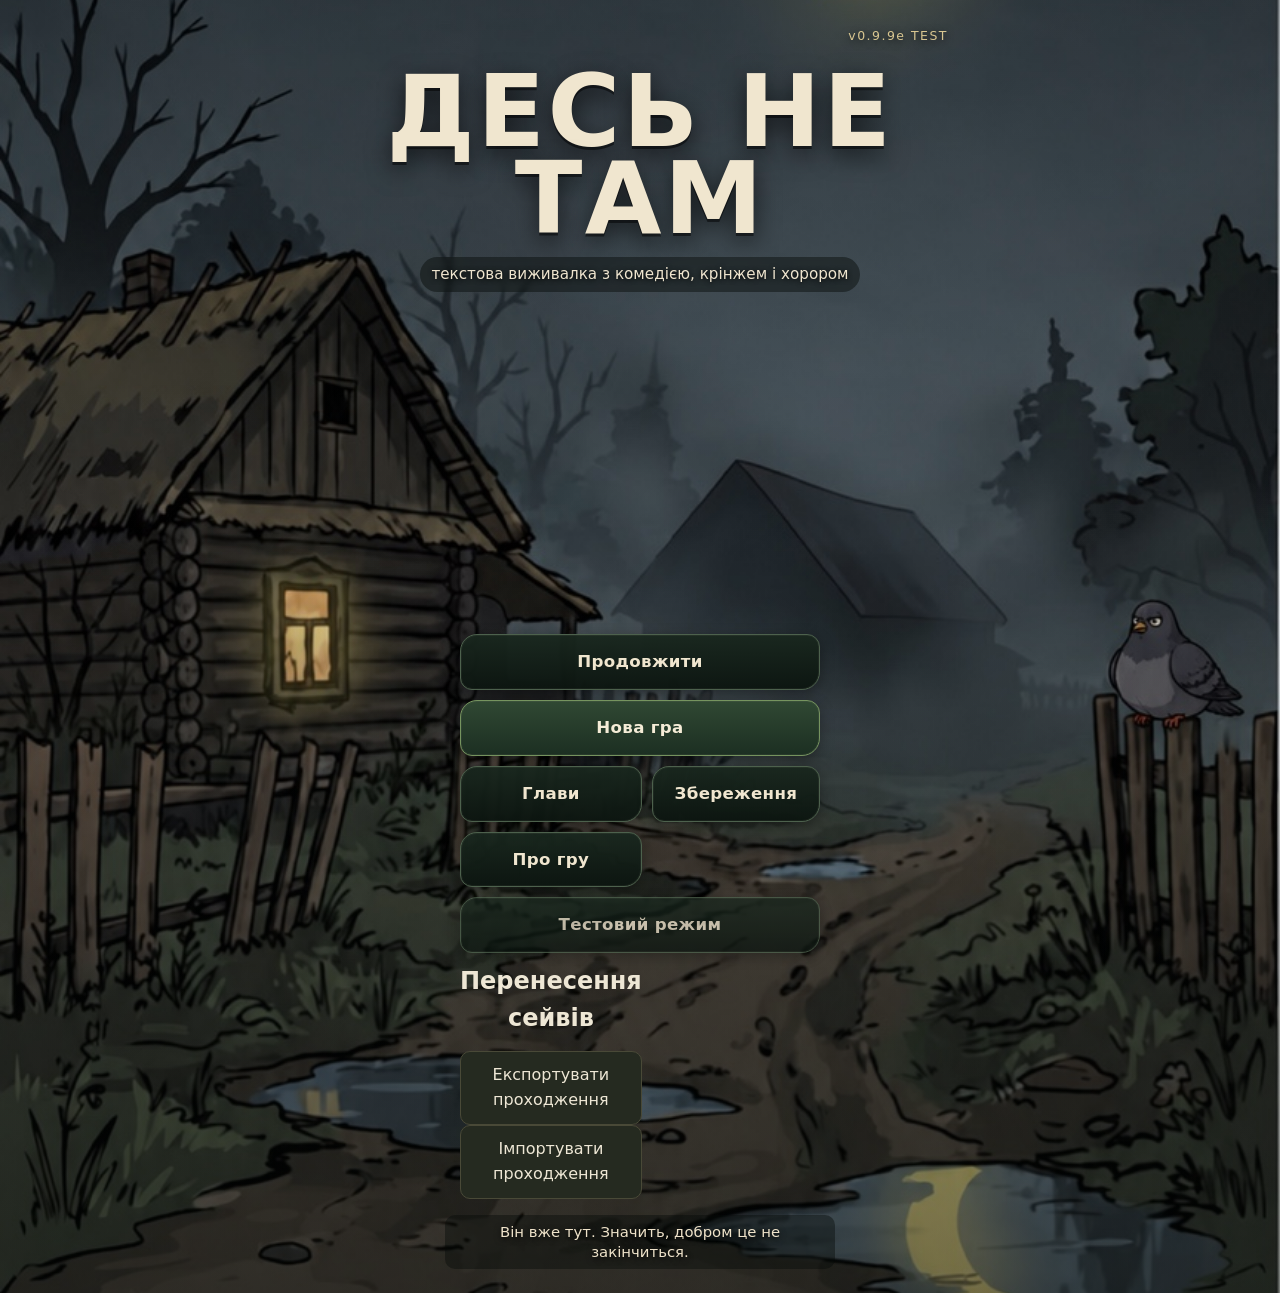
<file: index.html>
<!doctype html>
<html lang="uk">
<head>
  <meta charset="utf-8">
  <meta name="viewport" content="width=device-width,initial-scale=1,viewport-fit=cover">
  <meta name="theme-color" content="#0b100d">
  <title>Десь не там</title>
  <link rel="stylesheet" href="./styles.css?v=stage7-final">
  <link rel="stylesheet" href="./ui-v085.css?v=stage7-final">
  <link rel="stylesheet" href="./interface.css?v=stage7-final">
</head>
<body class="story-layout">
<main id="app">
  <section id="startScreen" class="screen start-screen">
    <div class="start-card">
      <div class="version">v0.10.0 TEST</div>
      <h1>ДЕСЬ НЕ ТАМ</h1>
      <p class="subtitle">текстова виживалка з комедією, крінжем і хорором</p>
      <div id="startActions" class="start-actions">
        <button id="newGameBtn" class="primary big">Нова гра</button>
        <button id="continueBtn" class="big">Продовжити</button>
        <button id="chaptersBtn" class="big">Глави</button>
        <button id="savesBtn" class="big">Збереження</button>
        <button id="aboutBtn" class="big">Про гру</button>
        <button id="testModeBtn" class="big ghost hidden" aria-hidden="true">Тестовий режим</button>
      </div>
      <div id="runPicker" class="run-picker hidden"></div>
      <div id="storageStatus" class="storage-status small hidden"></div>
    </div>
  </section>

  <section id="howToScreen" class="screen howto-screen hidden">
    <div class="howto-wrap">
      <div class="howto-head">
        <div class="howto-version">v0.10.0 TEST</div>
        <h1 class="howto-title">ДЕСЬ НЕ ТАМ</h1>
        <p class="subtitle">текстова виживалка з комедією, крінжем і хорором</p>
        <div class="howto-kicker">ПЕРЕД ТИМ, ЯК ЛІЗТИ В ЦЕ СЕЛО</div>
      </div>
      <div class="howto-grid preview-grid">
        <article class="howto-card howto-lead preview-lead"><h2>Ви прокинулись хуй зна де.</h2><p>Телефона нема. Нормального плану нема. Зате десь поруч уже шариться Євпапій.</p><p>Він вже тут. Значить, добром це не закінчиться.</p></article>
        <article class="howto-card"><h2>Вибирайте самі</h2><p>Гра не буде казати, яка кнопка «правильна». Деяка хуйня вилізе боком не зараз, а через кілька глав.</p></article>
        <article class="howto-card"><h2>Персонажі памʼятають</h2><p>Навіть якщо ви дуже сподівались, що вони забудуть. Особливо голуб.</p></article>
        <article class="howto-card"><h2>Якщо здохли</h2><p>Є ручні сейви й чекпойнт початку глави. Бо починати все з нуля через одну тупу кнопку – то вже ту мач.</p></article>
        <article class="howto-card"><h2>І ще одне</h2><p>Там ше багато чого буде. Якщо буде…</p></article>
      </div>
      <div class="howto-start"><button id="beginGameBtn" class="primary big">Почати гру</button></div>
    </div>
  </section>

  <section id="gameScreen" class="game-shell hidden">
    <header class="game-top">
      <div class="top-copy"><div class="game-name">ДЕСЬ НЕ ТАМ <span>v0.10.0 TEST</span></div><div class="world-line"><b id="timeLine"></b><span id="weatherLine"></span><span id="threatLine"></span></div></div>
      <div id="miniNeeds" class="mini-needs" role="button" tabindex="0" aria-label="Відкрити потреби"></div>
      <div class="top-buttons"><button id="menuBtn" class="icon-btn">☰ Меню</button><button id="exitBtn" class="icon-btn ghost">Вийти</button></div>
    </header>
    <section class="stage">
      <div id="stageImage" class="stage-image"></div><div id="stageContext" class="stage-context"></div>
      <div class="quick-row"><div class="quick-label">Швидкий доступ</div><div id="quickSlots" class="quick-slots"></div></div>
      <details class="active-states"><summary>Активні стани <span id="activeStateCount"></span></summary><div id="activeStates"></div></details>
      <article class="story-card"><div id="storyKicker" class="story-kicker">ГЛАВА 1</div><div id="storyText" class="story-text"></div><div id="storyExtras"></div><div id="storyChoices" class="story-actions"></div></article>
    </section>
    <nav id="gameNavigation" aria-label="Швидка навігація"><button data-navigate="story"><span>▤</span>Історія</button><button data-navigate="inventory"><span>▣</span>Рюкзак</button><button data-navigate="map"><span>⌖</span>Карта</button><button data-navigate="hero"><span>♟</span>Герой</button><button data-navigate="overview"><span>☰</span>Меню</button></nav>
  </section>

  <div id="menuOverlay" class="menu-overlay hidden" aria-hidden="true"><div class="menu-sheet" role="dialog" aria-modal="true" aria-label="Меню гри"><div class="menu-head"><div><div class="menu-title">Меню</div><div id="menuMeta" class="small"></div></div><button id="menuOverviewBtn" class="icon-btn">☰ Меню</button><button id="closeMenuBtn" class="icon-btn">Закрити</button></div><nav id="menuTabs" class="menu-tabs"><button data-tab="states">Стани</button><button data-tab="stats">Характеристики</button><button data-tab="needs">Потреби</button><button data-tab="sleep">Сон</button><button data-tab="inventory">Інвентар</button><button data-tab="clothes">Шмотки</button><button data-tab="companions">Компаньйони</button><button data-tab="relations">Стосунки</button><button data-tab="place">Місце</button><button data-tab="journal">Журнал</button><button data-tab="map">Карта</button><button data-tab="shop">Крамничка</button><button data-tab="settings">⚙️ Налаштування</button></nav><section id="menuContent" class="menu-content"></section></div></div>

  <div id="stateOverlay" class="state-overlay hidden" aria-hidden="true"><div class="state-dialog" role="dialog" aria-modal="true"><div class="state-dialog-title">НОВИЙ СТАН</div><div id="statePopup"></div><button id="stateOkBtn" class="primary state-ok">Поняв</button></div></div>
  <div id="confirmOverlay" class="confirm-overlay hidden" aria-hidden="true"><div class="confirm-dialog" role="dialog" aria-modal="true"><div class="confirm-kicker">НОВА ГРА</div><div id="confirmTitle" class="confirm-title">Почати заново?</div><div id="confirmText" class="confirm-text"></div><div class="confirm-actions"><button id="confirmCancelBtn" class="ghost">Скасувати</button><button id="confirmOkBtn" class="danger">Так, почати заново</button></div></div></div>
  <div id="aboutOverlay" class="about-overlay hidden" aria-hidden="true"><div class="about-dialog" role="dialog" aria-modal="true" aria-label="Про гру"><div class="about-head"><div><div class="confirm-kicker">ПРО ГРУ</div><div class="confirm-title">ДЕСЬ НЕ ТАМ</div></div><button id="aboutCloseBtn" class="icon-btn">✕</button></div><div class="about-copy"><p><b>«Десь не там»</b> – текстова хорор-комедія з виборами, виживанням і наслідками, які можуть вилізти значно пізніше.</p><p><b>Вибори.</b> Персонажі памʼятають ваші дії, а частина наслідків прихована.</p><p><b>Стани.</b> Будуняра, страх, злість, підозра, втома та інша хуйня реально впливають на характеристики й дії.</p><p><b>Прокачка.</b> За досвід росте ваш загальний рівень та рівень Євпапія. За очки прокачки ви самі вирішуєте, що піднімати.</p><p><b>Бій.</b> Хід за вами – дія, предмет або Євпапій. Стани й попередні рішення можуть дати бонус або підставити. Не кожна сутичка закінчується однаково.</p><p><b>Сейви.</b> Гра сама зберігає прогрес після важливих рішень і подій. Також є ручні сейви й повернення до початку глави.</p></div></div></div>
  <div id="deathOverlay" class="death-overlay hidden" aria-hidden="true"><div class="death-dialog" role="dialog" aria-modal="true" aria-label="Ви здохли"><div class="death-kicker">КІНЕЦЬ ЦЬОГО РАЗУ</div><h2>ВИ ЗДОХЛИ</h2><p>Темно. Тихо. Цього разу село вас пережило.</p><div id="deathManualSaves" class="death-manual hidden"></div><div class="death-actions"><button id="deathManualBtn" type="button">Завантажити ручний сейв</button><button id="deathChapterBtn" type="button" class="primary">Почати цю главу заново</button><button id="deathMenuBtn" type="button" class="ghost">Вийти в меню</button></div></div></div>
  <div id="toast" class="toast hidden"></div>
</main>
<script type="importmap">
{
  "imports": {
    "./assets.js": "./assets.js?v=stage7-final",
    "./audio.js?v=096b": "./audio.js?v=stage7-final",
    "./balance.js": "./balance.js?v=stage7-final",
    "./battle.js?v=096b": "./battle.js?v=stage7-final",
    "./bird-config.js": "./bird-config.js?v=stage7-final",
    "./bird.js": "./bird.js?v=stage7-final",
    "./carry.js": "./carry.js?v=stage7-final",
    "./chapter1.js?v=096b": "./chapter1.js?v=stage7-final",
    "./chapter2.js?v=096b": "./chapter2.js?v=stage7-final",
    "./chapter3.js?v=096b": "./chapter3.js?v=stage7-final",
    "./chapters.js": "./chapters.js?v=stage7-final",
    "./config.js?v=096b": "./config.js?v=stage7-final",
    "./data.js?v=096b": "./data.js?v=stage7-final",
    "./encounters.js": "./encounters.js?v=stage7-final",
    "./engine-v096.js?v=099": "./engine-v096.js?v=stage7-final",
    "./engine.js": "./engine-v098.js?v=stage7-final",
    "./engine.js?core=096b": "./engine.js?v=stage7-final",
    "./engine.js?v=096b": "./engine-v098.js?v=stage7-final",
    "./expedition.js": "./expedition.js?v=stage7-final",
    "./gameplay.js": "./gameplay.js?v=stage7-final",
    "./interface.js": "./interface.js?v=stage7-final",
    "./locations.js": "./locations.js?v=stage7-final",
    "./main.js?v=095": "./main.js?v=stage7-final",
    "./map-ui.js": "./map-ui.js?v=stage7-final",
    "./scene-patch.js?v=096b": "./scene-patch.js?v=stage7-final",
    "./storage.js?v=096b": "./storage.js?v=stage7-final",
    "./world.js": "./world.js?v=stage7-final",
    "./audio.js": "./audio.js?v=stage7-final",
    "./battle.js": "./battle.js?v=stage7-final",
    "./chapter1.js": "./chapter1.js?v=stage7-final",
    "./chapter2.js": "./chapter2.js?v=stage7-final",
    "./chapter3.js": "./chapter3.js?v=stage7-final",
    "./config.js": "./config.js?v=stage7-final",
    "./data.js": "./data.js?v=stage7-final",
    "./engine-v095.js": "./engine-v095.js?v=stage7-final",
    "./engine-v096.js": "./engine-v096.js?v=stage7-final",
    "./engine-v098.js": "./engine-v098.js?v=stage7-final",
    "./main.js": "./main.js?v=stage7-final",
    "./patch-v095.js": "./patch-v095.js?v=stage7-final",
    "./patch-v095b.js": "./patch-v095b.js?v=stage7-final",
    "./patch-v095c.js": "./patch-v095c.js?v=stage7-final",
    "./patch-v095d.js": "./patch-v095d.js?v=stage7-final",
    "./patch-v095e.js": "./patch-v095e.js?v=stage7-final",
    "./patch-v095f.js": "./patch-v095f.js?v=stage7-final",
    "./patch-v095g.js": "./patch-v095g.js?v=stage7-final",
    "./patch-v095h.js": "./patch-v095h.js?v=stage7-final",
    "./patch-v095i.js": "./patch-v095i.js?v=stage7-final",
    "./patch-v095j.js": "./patch-v095j.js?v=stage7-final",
    "./patch-v095k.js": "./patch-v095k.js?v=stage7-final",
    "./patch-v095l.js": "./patch-v095l.js?v=stage7-final",
    "./patch-v095m.js": "./patch-v095m.js?v=stage7-final",
    "./patch-v095n.js": "./patch-v095n.js?v=stage7-final",
    "./patch-v095o.js": "./patch-v095o.js?v=stage7-final",
    "./patch-v095p.js": "./patch-v095p.js?v=stage7-final",
    "./patch-v095q.js": "./patch-v095q.js?v=stage7-final",
    "./patch-v095r.js": "./patch-v095r.js?v=stage7-final",
    "./patch-v095s.js": "./patch-v095s.js?v=stage7-final",
    "./patch-v095t.js": "./patch-v095t.js?v=stage7-final",
    "./patch-v095u.js": "./patch-v095u.js?v=stage7-final",
    "./patch-v095v.js": "./patch-v095v.js?v=stage7-final",
    "./patch-v095w.js": "./patch-v095w.js?v=stage7-final",
    "./patch-v096.js": "./patch-v096.js?v=stage7-final",
    "./patch-v096a.js": "./patch-v096a.js?v=stage7-final",
    "./patch-v097a.js": "./patch-v097a.js?v=stage7-final",
    "./patch-v097b.js": "./patch-v097b.js?v=stage7-final",
    "./patch-v098.js": "./patch-v098.js?v=stage7-final",
    "./patch-v100.js": "./patch-v100.js?v=stage7-final",
    "./scene-patch.js": "./scene-patch.js?v=stage7-final",
    "./storage.js": "./storage.js?v=stage7-final",
    "./story-test.js": "./story-test.js?v=stage7-final",
    "./ui-v085.js": "./ui-v085.js?v=stage7-final"
  }
}
</script>

<script type="module" src="./main.js?v=stage7-final"></script>
<script type="module" src="./ui-v085.js?v=stage7-final"></script>
<script type="module" src="./patch-v095.js?v=stage7-final"></script>
<script type="module" src="./patch-v095b.js?v=stage7-final"></script>
<script type="module" src="./patch-v095c.js?v=stage7-final"></script>
<script type="module" src="./patch-v095d.js?v=stage7-final"></script>
<script type="module" src="./patch-v095e.js?v=stage7-final"></script>
<script type="module" src="./patch-v095f.js?v=stage7-final"></script>
<script type="module" src="./patch-v095g.js?v=stage7-final"></script>
<script type="module" src="./patch-v095h.js?v=stage7-final"></script>
<script type="module" src="./patch-v095i.js?v=stage7-final"></script>
<script type="module" src="./patch-v095j.js?v=stage7-final"></script>
<script type="module" src="./patch-v095k.js?v=stage7-final"></script>
<script type="module" src="./patch-v095l.js?v=stage7-final"></script>
<script type="module" src="./patch-v095m.js?v=stage7-final"></script>
<script type="module" src="./patch-v095n.js?v=stage7-final"></script>
<script type="module" src="./patch-v095o.js?v=stage7-final"></script>
<script type="module" src="./patch-v095p.js?v=stage7-final"></script>
<script type="module" src="./patch-v095q.js?v=stage7-final"></script>
<script type="module" src="./patch-v095r.js?v=stage7-final"></script>
<script type="module" src="./patch-v095s.js?v=stage7-final"></script>
<script type="module" src="./patch-v095t.js?v=stage7-final"></script>
<script type="module" src="./patch-v095u.js?v=stage7-final"></script>
<script type="module" src="./patch-v095v.js?v=stage7-final"></script>
<script type="module" src="./patch-v095w.js?v=stage7-final"></script>
<script type="module" src="./patch-v096.js?v=stage7-final"></script>
<script type="module" src="./patch-v096a.js?v=stage7-final"></script>
<script type="module" src="./patch-v097a.js?v=stage7-final"></script>
<script type="module" src="./patch-v097b.js?v=stage7-final"></script>
<script type="module" src="./patch-v098.js?v=stage7-final"></script>
<script type="module" src="./patch-v100.js?v=stage7-final"></script>
</body>
</html>
</file>
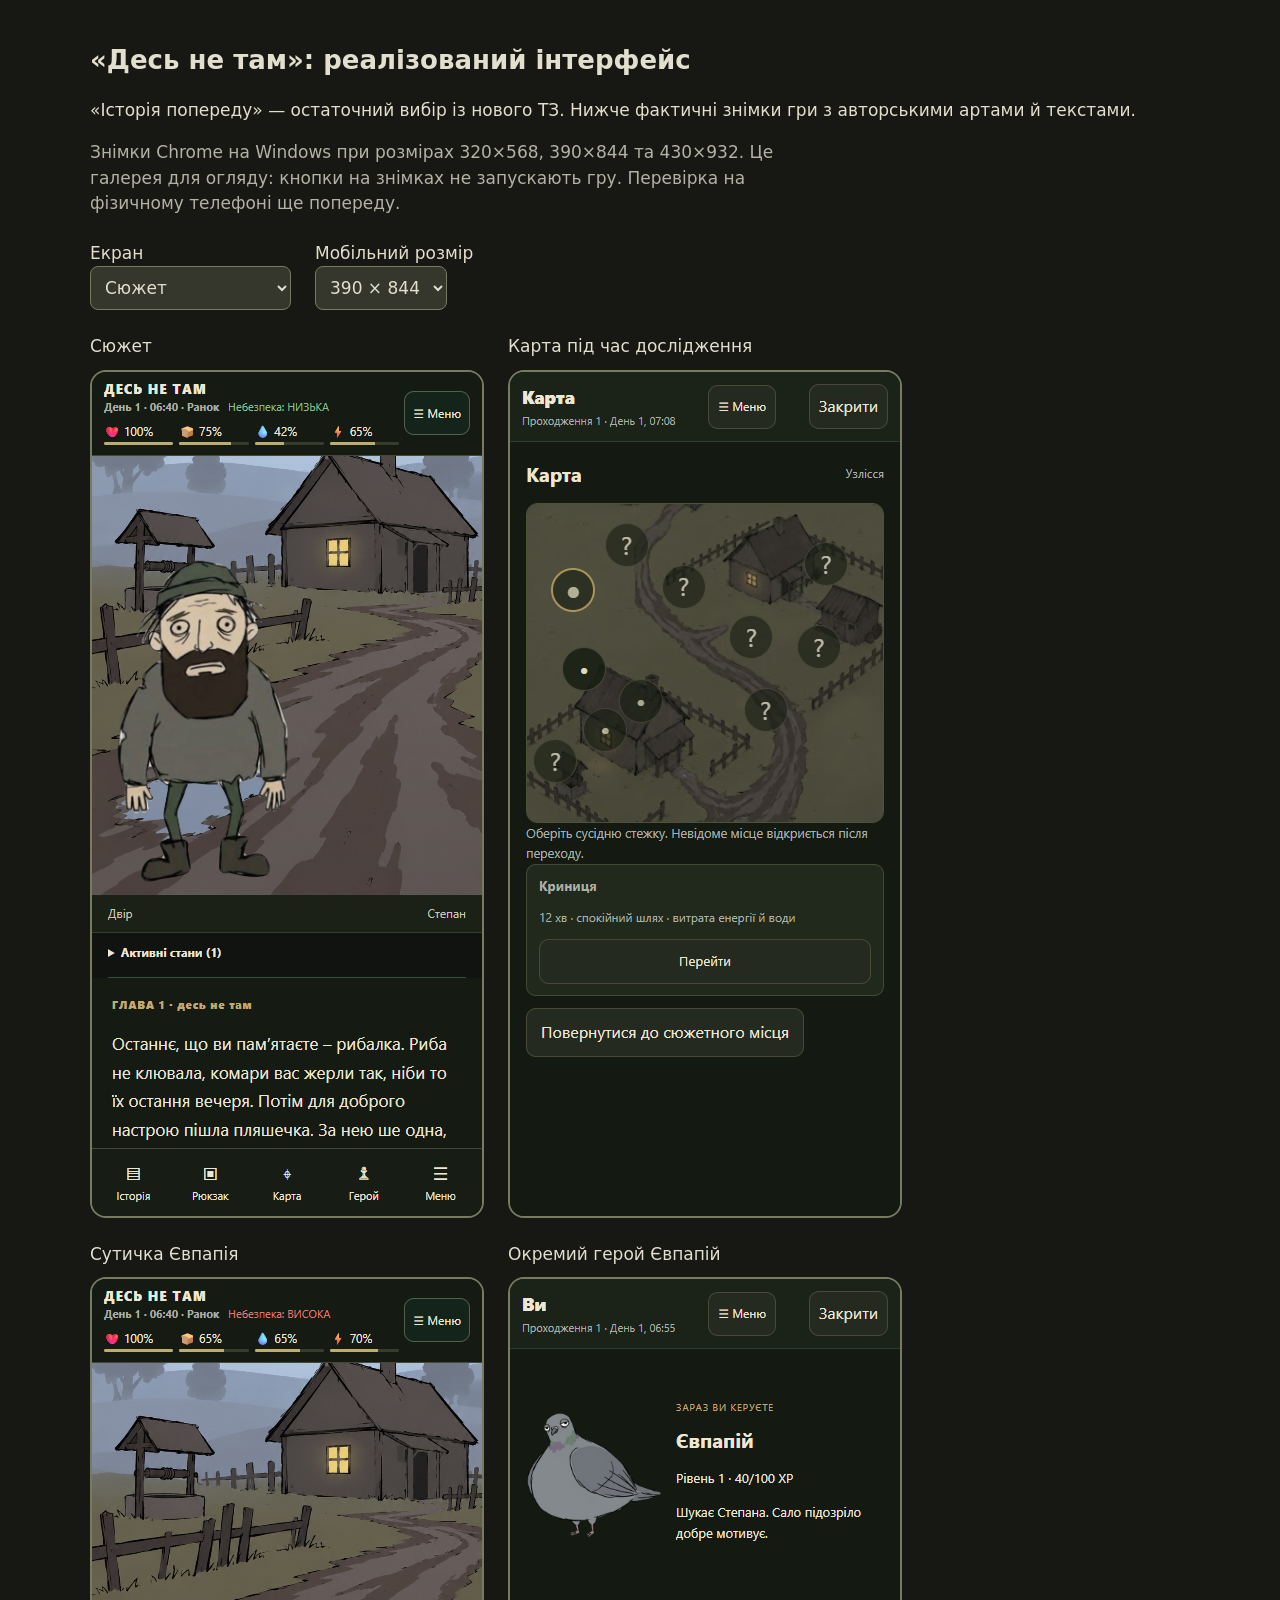
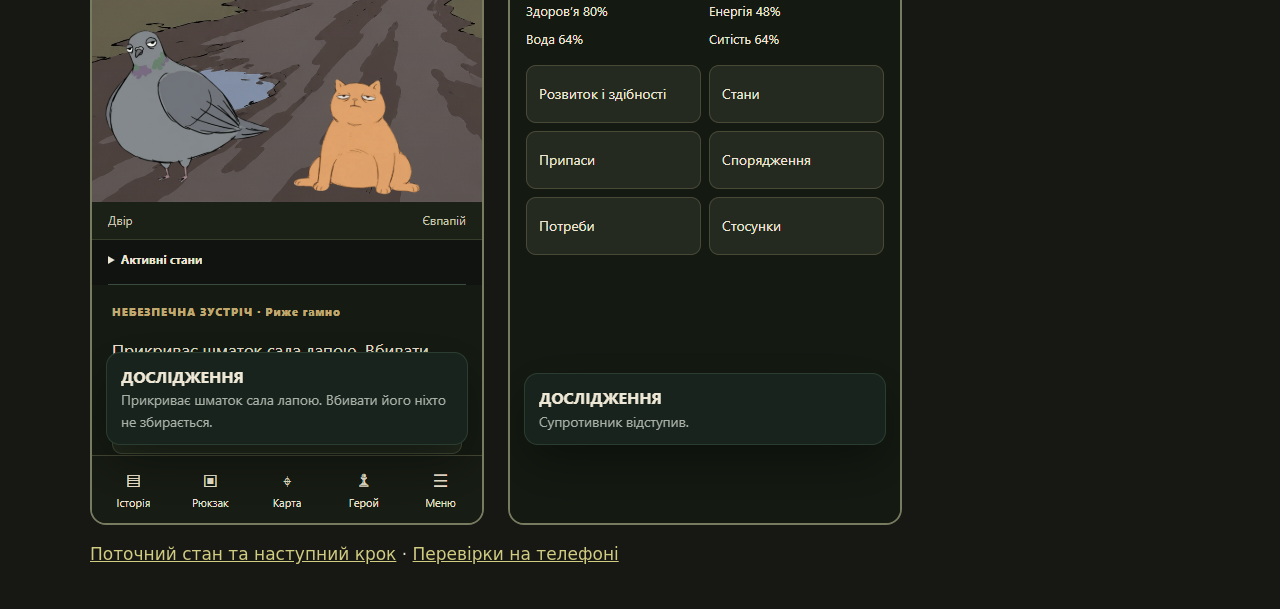
<file: review/MODERNIZATION_REVIEW.html>
<!doctype html><html lang="uk"><meta charset="utf-8"><meta name="viewport" content="width=device-width,initial-scale=1"><title>Десь не там — реалізовані екрани</title><style>body{margin:0;background:#171713;color:#e2dfce;font:17px/1.5 system-ui}main{max-width:1100px;margin:auto;padding:24px}h1{font-size:26px}label{display:block}select{font:inherit;padding:10px;background:#35362c;color:inherit;border:1px solid #777b60;border-radius:8px;max-width:100%}.grid{display:flex;gap:24px;align-items:flex-start;flex-wrap:wrap}.phone{border:2px solid #777b60;border-radius:16px;overflow:hidden;width:390px;max-width:100%;background:#000}.phone img{width:100%;display:block}a{color:#d0cc82}.controls{display:flex;gap:24px;flex-wrap:wrap;margin:24px 0}.note{max-width:740px;color:#b3b2a5}figure{margin:0}figcaption{margin-bottom:10px}</style><main><h1>«Десь не там»: реалізований інтерфейс</h1><p>«Історія попереду» — остаточний вибір із нового ТЗ. Нижче фактичні знімки гри з авторськими артами й текстами.</p><p class="note">Знімки Chrome на Windows при розмірах 320×568, 390×844 та 430×932. Це галерея для огляду: кнопки на знімках не запускають гру. Перевірка на фізичному телефоні ще попереду.</p><div class="controls"><label>Екран<br><select id="screen"><option value="story">Сюжет</option><option value="inventory">Інвентар</option><option value="hero">Герой</option><option value="stats">Характеристики</option><option value="states">Стани</option><option value="needs">Потреби</option><option value="clothes">Одяг</option><option value="characters">Персонажі</option><option value="relations">Стосунки</option><option value="companions">Євпапій</option><option value="place">Місце</option><option value="map">Карта на початку</option><option value="journal">Журнал</option><option value="settings">Налаштування</option></select></label><label>Мобільний розмір<br><select id="width"><option value="320">320 × 568</option><option value="390" selected>390 × 844</option><option value="430">430 × 932</option></select></label></div><div class="grid"><figure><figcaption id="caption">Сюжет</figcaption><div class="phone" id="primary"><img id="view" alt="Фактичний екран гри"></div></figure><figure><figcaption>Карта під час дослідження</figcaption><div class="phone" id="mapPhone"><img id="map" alt="Інтерактивна карта"></div></figure><figure><figcaption>Сутичка Євпапія</figcaption><div class="phone" id="fightPhone"><img id="fight" alt="Голуб і кіт у бою"></div></figure><figure><figcaption>Окремий герой Євпапій</figcaption><div class="phone"><img src="stage7-ui/390-bird-hero.png" alt="Профіль Євпапія"></div></figure></div><p><a href="MODERNIZATION_CURRENT_STATE.md">Поточний стан та наступний крок</a> · <a href="MODERNIZATION_PHONE_CHECKLIST.md">Перевірки на телефоні</a></p></main><script>const w=document.getElementById('width'),s=document.getElementById('screen');function show(){const size=w.value;document.getElementById('view').src='stage5-ui/'+size+'-'+s.value+'.png';document.getElementById('map').src='stage6-ui/'+size+'-map.png';document.getElementById('fight').src='stage7-ui/'+size+'-fight.png';for(const id of ['primary','mapPhone','fightPhone'])document.getElementById(id).style.width=size+'px';document.getElementById('caption').textContent=s.selectedOptions[0].textContent}w.onchange=s.onchange=show;show()</script></html>
</file>
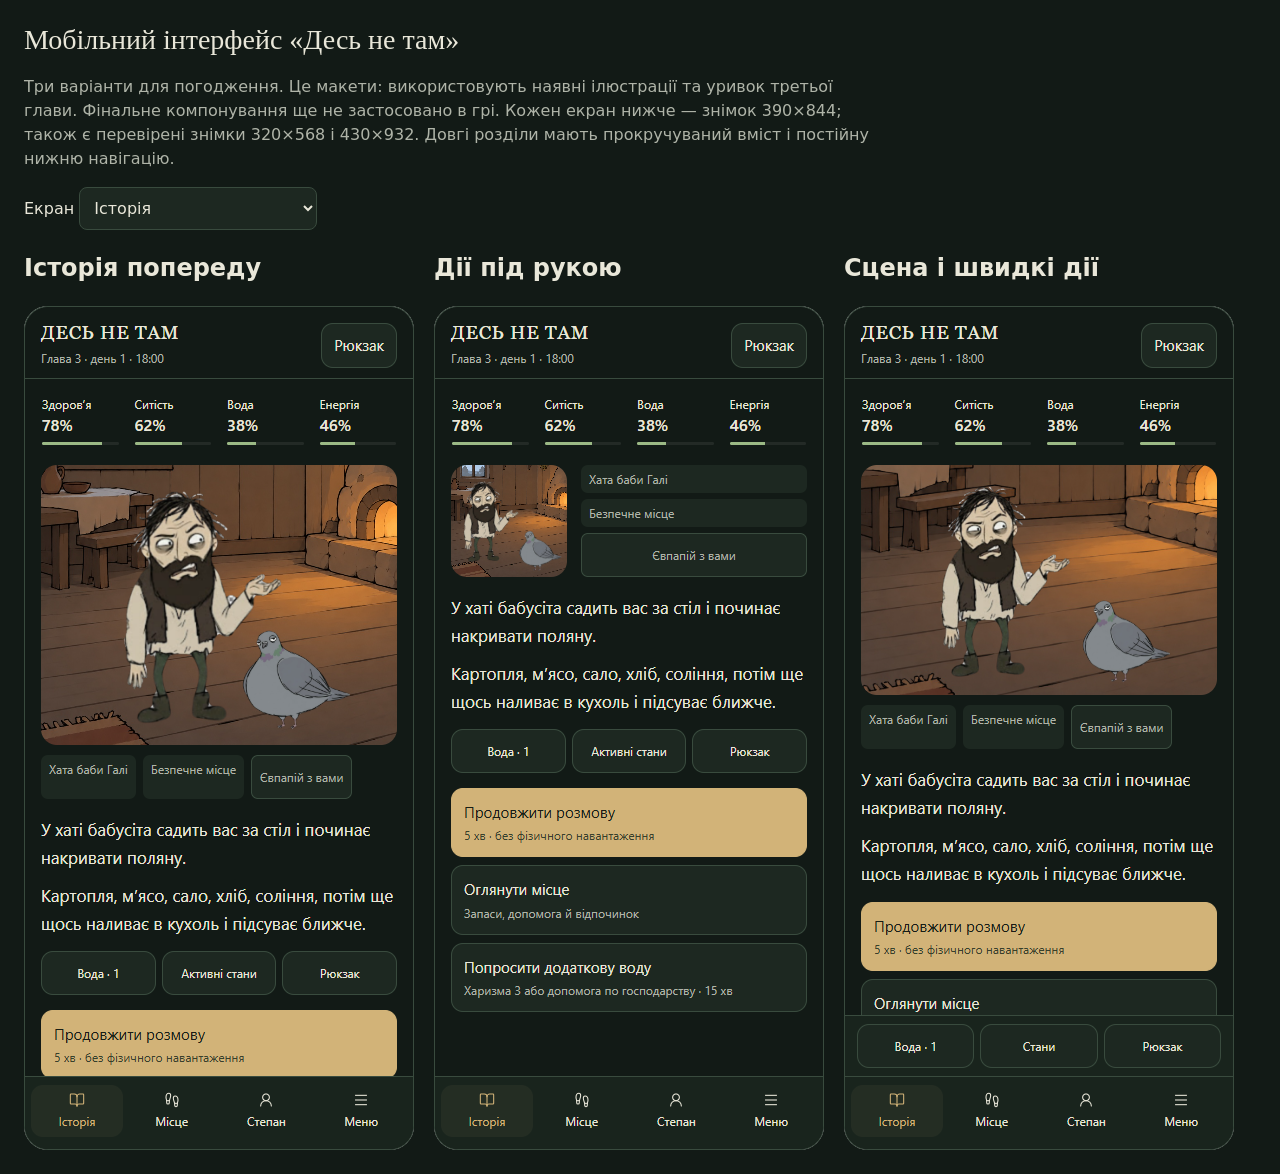
<file: review/deliverables/UI_REVIEW.html>
<!doctype html><html lang="uk"><meta charset="utf-8"><meta name="viewport" content="width=device-width,initial-scale=1"><title>Десь не там — мобільні екрани для погодження</title>
<style>body{margin:24px;background:#121a16;color:#e9e7d9;font:16px/1.5 system-ui}h1{font:28px Georgia}select{padding:10px;font:inherit;color:inherit;background:#1d2821;border:1px solid #394b3e;border-radius:8px}main{display:flex;gap:20px;flex-wrap:wrap}article{width:390px;max-width:100%}img{display:block;width:100%;height:auto;border-radius:24px}p{max-width:850px;color:#afb4a8}</style>
<h1>Мобільний інтерфейс «Десь не там»</h1>
<p>Три варіанти для погодження. Це макети: використовують наявні ілюстрації та уривок третьої глави. Фінальне компонування ще не застосовано в грі. Кожен екран нижче — знімок 390×844; також є перевірені знімки 320×568 і 430×932. Довгі розділи мають прокручуваний вміст і постійну нижню навігацію.</p>
<label>Екран <select id="screen"><option value="story">Історія</option><option value="inventory">Інвентар</option><option value="hero">Степан</option><option value="stats">Характеристики</option><option value="states">Стани</option><option value="needs">Потреби</option><option value="people">Персонажі та стосунки</option><option value="location">Дослідження місця</option><option value="journal">Журнал</option><option value="settings">Налаштування</option><option value="companion">Євпапій</option><option value="save">Збереження</option></select></label>
<main><article><h2>Історія попереду</h2><img data-layout="story" alt="Історія попереду, 390 на 844" src="ui-review/story-story-390x844.png"></article><article><h2>Дії під рукою</h2><img data-layout="actions" alt="Дії під рукою, 390 на 844" src="ui-review/actions-story-390x844.png"></article><article><h2>Сцена і швидкі дії</h2><img data-layout="hybrid" alt="Сцена і швидкі дії, 390 на 844" src="ui-review/hybrid-story-390x844.png"></article></main>
<script>document.getElementById('screen').onchange=e=>document.querySelectorAll('img[data-layout]').forEach(i=>i.src=`ui-review/${i.dataset.layout}-${e.target.value}-390x844.png`);</script></html>
</file>
<file: styles.css>
:root{--bg:#0b100d;--panel:#111a15;--panel2:#17231c;--line:#2b3d31;--text:#f4efe2;--muted:#a9b0a8;--accent:#d7e7ba;--danger:#d56d68;--good:#74b97b;--gold:#d7b36a;--shadow:0 18px 50px rgba(0,0,0,.4)}
*{box-sizing:border-box}html{background:var(--bg)}body{margin:0;background:radial-gradient(circle at top,#16241b 0,#0b100d 42%,#080b09 100%);color:var(--text);font:16px/1.55 system-ui,-apple-system,BlinkMacSystemFont,"Segoe UI",sans-serif;min-height:100vh}button,input{font:inherit}button{border:1px solid var(--line);background:#18251d;color:var(--text);border-radius:12px;padding:11px 14px;cursor:pointer}button:hover{background:#203127}button:disabled{opacity:.45;cursor:default}.primary{background:var(--accent);color:#11170f;border-color:transparent;font-weight:800}.ghost{background:transparent}.danger{background:#5a2826}.big{font-size:1.04rem;padding:14px 18px}.tiny{padding:8px 10px;font-size:.86rem}.hidden{display:none!important}.small{font-size:.84rem;color:var(--muted)}
.screen{min-height:100vh;display:grid;place-items:center;padding:24px}.start-card,.howto-wrap{width:min(760px,100%);background:rgba(17,26,21,.94);border:1px solid var(--line);border-radius:24px;padding:28px;box-shadow:var(--shadow)}.start-card h1,.howto-wrap h1{font-size:clamp(2.3rem,8vw,5rem);line-height:.95;margin:12px 0}.subtitle{color:var(--muted);margin:8px 0 24px}.version,.howto-version{font-size:.78rem;color:var(--gold);letter-spacing:.12em}.start-actions{display:flex;gap:10px;flex-wrap:wrap}.run-picker{display:grid;grid-template-columns:repeat(3,1fr);gap:10px;margin-top:18px}.run-card{display:flex;flex-direction:column;align-items:flex-start;text-align:left;min-height:84px}.run-card span{color:var(--muted);font-size:.82rem;margin-top:4px}.storage-status{margin-top:18px}.howto-grid{display:grid;grid-template-columns:1fr 1fr;gap:12px;margin:24px 0}.howto-grid article{background:var(--panel2);border:1px solid var(--line);border-radius:16px;padding:16px;display:flex;flex-direction:column;gap:6px}.howto-grid span{color:var(--muted)}
.game-shell{min-height:100vh}.game-top{position:sticky;top:0;z-index:15;background:rgba(8,12,9,.94);backdrop-filter:blur(12px);border-bottom:1px solid var(--line);display:grid;grid-template-columns:1fr auto auto;gap:16px;align-items:center;padding:12px 18px}.game-name{font-weight:900;letter-spacing:.04em}.game-name span{font-size:.72rem;color:var(--gold)}.world-line{display:flex;gap:10px;flex-wrap:wrap;color:var(--muted);font-size:.83rem}.threat.low{color:#88bf8b}.threat.medium{color:#d7b36a}.threat.high,.threat.critical{color:#df7a73}.mini-needs{display:flex;gap:8px;flex-wrap:wrap}.mini-needs span{background:#121b16;border:1px solid var(--line);padding:6px 9px;border-radius:999px;font-size:.82rem}.top-buttons{display:flex;gap:8px}.stage{width:min(1080px,100%);margin:auto;padding:18px}.stage-image{height:min(54vw,520px);min-height:300px;background-position:center;background-size:cover;border:1px solid var(--line);border-radius:22px;position:relative;overflow:hidden;box-shadow:var(--shadow)}.stage-image.hut{filter:saturate(.92)}.actor{position:absolute;bottom:0;max-height:92%;object-fit:contain;pointer-events:none}.actor.hero{left:4%;max-width:43%}.actor.pigeon{right:11%;bottom:7%;max-width:22%;max-height:38%}.actor.shoulder{right:auto;left:29%;bottom:51%;max-width:15%;max-height:24%}.actor.npc{right:5%;max-width:42%}.actor.hutHero{left:3%;max-width:39%}.quick-row{display:flex;align-items:center;gap:12px;margin:12px 0}.quick-label{font-size:.82rem;color:var(--muted)}.quick-slots{display:flex;gap:8px;flex-wrap:wrap}.quick-slot{font-size:.82rem;padding:8px 10px}.quick-slot.empty{opacity:.6}.active-states{background:var(--panel);border:1px solid var(--line);border-radius:14px;padding:10px 12px;margin-bottom:12px}.active-states summary{cursor:pointer;font-weight:700}.active-states>div{display:flex;gap:8px;flex-wrap:wrap;padding-top:10px}.active-state-chip{border:1px solid var(--line);background:#1b2820;border-radius:999px;padding:5px 9px;font-size:.78rem}.story-card{background:rgba(17,26,21,.97);border:1px solid var(--line);border-radius:20px;padding:22px;box-shadow:var(--shadow)}.story-kicker{font-size:.76rem;letter-spacing:.12em;color:var(--gold);font-weight:800}.story-text{font-size:1.02rem}.story-text p{margin:14px 0}.story-actions{display:grid;gap:10px;margin-top:18px}.story-choice{text-align:left;display:flex;justify-content:space-between;gap:14px;align-items:center;padding:14px 16px}.story-choice small{color:var(--muted);text-align:right}.story-choice.secret{border-color:#806b36;background:#2a2415}.story-notice{margin:16px 0;background:#1a261e;border-left:4px solid var(--gold);padding:12px 14px;border-radius:10px;display:flex;flex-direction:column}.story-notice span{color:var(--muted);font-size:.9rem}.chapter-end-note{color:var(--muted);padding:10px 0}
.menu-overlay{position:fixed;inset:0;z-index:40;background:rgba(0,0,0,.72);display:grid;place-items:center;padding:16px}.menu-sheet{width:min(1080px,100%);height:min(90vh,900px);background:#0f1712;border:1px solid var(--line);border-radius:22px;display:grid;grid-template-rows:auto auto 1fr;overflow:hidden;box-shadow:var(--shadow)}.menu-head{display:flex;justify-content:space-between;align-items:center;padding:16px 18px;border-bottom:1px solid var(--line)}.menu-title{font-size:1.3rem;font-weight:900}.menu-tabs{display:flex;gap:6px;overflow:auto;padding:10px 12px;border-bottom:1px solid var(--line)}.menu-tabs button{white-space:nowrap;font-size:.84rem;padding:8px 10px}.menu-tabs button.active{background:var(--accent);color:#11170f}.menu-content{overflow:auto;padding:18px}.section-title{display:flex;justify-content:space-between;gap:12px;align-items:end;margin-bottom:14px}.section-title h2{margin:0}.section-title span{color:var(--muted);font-size:.84rem}.explain{color:var(--muted);margin-top:-4px}.inventory-shell,.clothes-shell{display:grid;grid-template-columns:minmax(210px,30%) 1fr;gap:18px;align-items:start}.inventory-hero{position:sticky;top:0;background:linear-gradient(180deg,#17231c,#0f1712);border:1px solid var(--line);border-radius:18px;min-height:500px;display:flex;flex-direction:column;justify-content:flex-end;overflow:hidden}.inventory-hero img{width:100%;height:430px;object-fit:contain;object-position:bottom}.equip-mini{padding:12px;display:flex;flex-direction:column;gap:4px;border-top:1px solid var(--line)}.equip-mini span{font-size:.78rem;color:var(--muted)}.category-tabs{display:flex;gap:8px;flex-wrap:wrap;margin-bottom:12px}.category-tabs button{font-size:.82rem;padding:8px 10px}.category-tabs .active{background:var(--accent);color:#11170f}.item-grid,.shop-grid{display:grid;grid-template-columns:repeat(2,minmax(0,1fr));gap:10px}.item-card{display:flex;gap:12px;background:var(--panel2);border:1px solid var(--line);border-radius:15px;padding:12px}.item-icon{font-size:1.8rem}.item-copy{display:flex;flex-direction:column;gap:4px;flex:1}.item-copy span,.item-copy small{color:var(--muted)}.item-actions{display:flex;gap:6px;flex-wrap:wrap;margin-top:5px}.item-actions button{padding:6px 9px;font-size:.78rem}.clothes-list,.stat-list,.state-list{display:grid;gap:10px}.clothes-card,.stat-card,.state-card,.locked-card,.relation-card,.companion-card,.save-grid article,.map-grid article{background:var(--panel2);border:1px solid var(--line);border-radius:15px;padding:14px}.clothes-card,.state-card{display:flex;flex-direction:column;gap:5px}.clothes-card span,.clothes-card small,.state-card span,.state-card small,.relation-card span{color:var(--muted)}.clothes-card.equipped{border-color:#6d925f}.stat-card{display:grid;grid-template-columns:1fr auto;gap:16px;align-items:center}.stat-card>div:first-child{display:flex;flex-direction:column;gap:4px}.stat-card span,.stat-card small{color:var(--muted)}.stat-meter{display:grid;grid-template-columns:repeat(10,12px);gap:4px}.pip{width:12px;height:26px;border-radius:4px;background:#28332d;border:1px solid #3a4840}.pip.base{background:#e8e2d4}.pip.debuff{background:#ba514b}.pip.buff{background:#5ca769}.state-card.active{border-color:#7fa36f}.companion-card{display:flex;gap:14px;align-items:center}.companion-card img{width:90px;height:90px;object-fit:contain}.companion-card>div{display:flex;flex-direction:column;gap:4px}.companion-card span,.companion-card small{color:var(--muted)}.map-grid,.save-grid{display:grid;grid-template-columns:repeat(3,1fr);gap:10px}.map-grid article,.save-grid article{display:flex;flex-direction:column;gap:6px}.map-grid span,.save-grid span{color:var(--muted)}.settings-block{display:grid;gap:12px;background:var(--panel2);border:1px solid var(--line);border-radius:16px;padding:16px;margin-bottom:22px}.settings-block label{display:grid;grid-template-columns:180px 1fr;gap:12px;align-items:center}.locked-big,.empty-state{padding:24px;border:1px dashed var(--line);border-radius:16px;color:var(--muted)}
.state-overlay{position:fixed;inset:0;z-index:60;background:rgba(0,0,0,.78);display:grid;place-items:center;padding:20px}.state-dialog{width:min(460px,100%);background:#121b16;border:1px solid var(--line);border-radius:20px;padding:20px;text-align:center;box-shadow:var(--shadow)}.state-dialog-title{font-size:.75rem;color:var(--gold);letter-spacing:.12em}.state-popup-img{width:120px;height:120px;object-fit:contain}.state-popup-effects{display:flex;flex-direction:column;gap:5px;margin:12px 0}.state-popup-effects span{background:#1a271e;border-radius:8px;padding:6px}.state-dialog small{display:block;color:var(--muted);margin:12px 0}.state-ok{width:100%}.toast{position:fixed;z-index:80;right:18px;bottom:18px;background:#17231c;border:1px solid var(--line);border-radius:14px;padding:12px 14px;box-shadow:var(--shadow);display:flex;flex-direction:column;max-width:320px}.toast span{color:var(--muted);font-size:.86rem}
@media(max-width:760px){.game-top{grid-template-columns:1fr auto;padding:10px}.mini-needs{grid-column:1/-1;order:3}.world-line{gap:6px}.stage{padding:10px}.stage-image{min-height:300px;height:62vw}.actor.hero,.actor.hutHero{max-width:55%;left:-2%}.actor.npc{max-width:52%;right:-2%}.actor.pigeon{max-width:27%;right:4%}.actor.shoulder{left:35%;bottom:49%;max-width:18%}.story-card{padding:16px}.story-choice{align-items:flex-start;flex-direction:column}.story-choice small{text-align:left}.run-picker{grid-template-columns:1fr}.howto-grid{grid-template-columns:1fr}.inventory-shell,.clothes-shell{grid-template-columns:1fr}.inventory-hero{position:relative;min-height:300px}.inventory-hero img{height:300px}.item-grid,.shop-grid{grid-template-columns:1fr}.stat-card{grid-template-columns:1fr}.stat-meter{grid-template-columns:repeat(10,1fr)}.pip{width:auto}.map-grid,.save-grid{grid-template-columns:1fr}.settings-block label{grid-template-columns:1fr}.menu-overlay{padding:0}.menu-sheet{height:100vh;border-radius:0}.top-buttons{gap:4px}.icon-btn{padding:8px 9px}}

/* v0.7.1 – mobile/UI corrections */
body.menu-open{overflow:hidden}
.start-card{max-width:620px}
.run-picker-head{grid-column:1/-1;display:flex;align-items:center;justify-content:space-between;gap:12px;margin-bottom:2px}
.howto-wrap{width:min(940px,100%)}
.howto-head{margin-bottom:18px}.howto-title{margin-bottom:10px!important}.howto-kicker{font-size:.76rem;letter-spacing:.12em;color:var(--gold);font-weight:800;margin-top:12px}.howto-grid{align-items:start}.howto-card{display:block!important}.howto-card h2{margin:0 0 10px;font-size:1.05rem}.howto-card p{margin:8px 0;line-height:1.55}.howto-lead{grid-column:1/-1}.howto-start{display:flex;justify-content:flex-end}

.mini-needs{cursor:pointer}.mini-needs:focus-visible{outline:2px solid var(--accent);outline-offset:3px;border-radius:12px}
.active-states>div{display:grid;gap:8px;flex-wrap:initial}.active-state-card{border:1px solid var(--line);background:#17231c;border-radius:12px;padding:9px 11px;display:grid;gap:4px}.active-state-card span{font-size:.8rem;color:var(--muted);line-height:1.4}.active-state-card span b{color:#cfc7bb}

.menu-overlay{overscroll-behavior:contain}.menu-sheet{grid-template-rows:auto auto minmax(0,1fr)}.menu-head{background:#0f1712;z-index:3;min-height:68px}.menu-tabs{background:#0f1712;z-index:2;scrollbar-width:none;-webkit-overflow-scrolling:touch;overscroll-behavior-x:contain;touch-action:pan-x}.menu-tabs::-webkit-scrollbar{display:none}.menu-content{-webkit-overflow-scrolling:touch;overscroll-behavior:contain;touch-action:pan-y;min-height:0}

.info-card{background:var(--panel2);border:1px solid var(--line);border-radius:14px;padding:12px 14px;color:var(--muted);font-size:.88rem;line-height:1.55;margin-bottom:12px}

.item-grid{grid-template-columns:repeat(2,minmax(0,1fr))}

.clothes-total{display:flex;gap:8px;flex-wrap:wrap;margin:-2px 0 14px}.clothes-total span{background:#152019;border:1px solid var(--line);border-radius:999px;padding:7px 10px;font-size:.8rem;color:var(--muted)}.clothes-total b{color:var(--text)}
.clothes-hero{position:sticky;top:0;background:linear-gradient(180deg,#17231c,#0f1712);border:1px solid var(--line);border-radius:18px;min-height:460px;display:flex;flex-direction:column;justify-content:flex-end;overflow:hidden}.clothes-hero img{width:100%;height:360px;object-fit:contain;object-position:bottom}.equipped-list{padding:12px;border-top:1px solid var(--line);display:grid;gap:4px}.equipped-list span{font-size:.76rem;color:var(--muted)}

.stat-list{gap:8px}.stat-card{display:block;padding:12px 14px}.stat-head{display:flex;justify-content:space-between;align-items:flex-start}.stat-head b{font-size:1rem}.info-btn{padding:0 3px;border:0;background:transparent;color:#c8c0b4;font-size:.95rem;vertical-align:baseline}.info-btn:hover{background:transparent;color:var(--text)}.stat-level{font-size:.77rem;color:var(--muted);margin-top:3px}.buff-text{color:var(--good)}.debuff-text{color:#df7a73}.stat-meter{display:grid;grid-template-columns:repeat(10,minmax(0,1fr));gap:5px;margin-top:10px}.pip{width:auto;height:10px;border-radius:4px}.stat-desc{display:none;color:var(--muted);font-size:.82rem;line-height:1.45;border-top:1px solid var(--line);margin-top:10px;padding-top:9px}.stat-desc.open{display:block}.stat-flavor{font-style:italic;color:#d6cfc2;margin-top:10px;font-size:.88rem}

.needs-list{display:grid;gap:10px}.need-card{background:var(--panel2);border:1px solid var(--line);border-radius:15px;padding:14px}.need-row{display:flex;justify-content:space-between;align-items:center;gap:12px;font-size:1rem}.need-bar{height:11px;background:#26312b;border-radius:999px;overflow:hidden;margin-top:10px}.need-bar span{display:block;height:100%;border-radius:999px}.needgood span{background:#aec3a4}.needmid span{background:#d2b56e}.needlow span{background:#c97a5b}.needcrit span{background:#c44e4a}

.state-card small{line-height:1.45}.state-card small b{color:#d9d1c4}.state-card.active{box-shadow:inset 3px 0 0 #7fa36f}
.relation-card{display:grid;gap:5px}

.state-popup-effect,.state-popup-remove{background:#1a271e;border-radius:10px;padding:9px 10px;margin:9px 0;text-align:left;font-size:.9rem;line-height:1.45}.state-popup-remove{background:transparent;border:1px solid var(--line);color:var(--muted)}

.confirm-overlay{position:fixed;inset:0;z-index:90;background:rgba(0,0,0,.78);display:grid;place-items:center;padding:20px}.confirm-dialog{width:min(460px,100%);background:#121b16;border:1px solid var(--line);border-radius:20px;padding:20px;box-shadow:var(--shadow)}.confirm-kicker{font-size:.74rem;letter-spacing:.12em;color:var(--gold);font-weight:800}.confirm-title{font-size:1.25rem;font-weight:900;margin-top:8px}.confirm-text{color:var(--muted);margin:10px 0 18px;line-height:1.5}.confirm-actions{display:grid;grid-template-columns:1fr 1.4fr;gap:8px}

@media(max-width:760px){
  .screen{padding:16px}.start-screen{place-items:start center;padding-top:max(34px,7vh)}.start-card{padding:22px 18px}.start-card h1{font-size:clamp(2.5rem,12vw,4rem)}
  .howto-screen{place-items:start center;padding-top:18px}.howto-wrap{padding:20px 16px}.howto-start{justify-content:stretch}.howto-start button{width:100%}
  .menu-overlay{padding:0;align-items:stretch}.menu-sheet{height:100dvh;max-height:100dvh;border:0;border-radius:0}.menu-head{padding:12px 14px;min-height:66px}.menu-title{font-size:1.25rem}.menu-tabs{padding:10px 12px 12px;min-height:58px}.menu-tabs button{font-size:.82rem;padding:8px 10px}.menu-content{padding:14px 14px calc(30px + env(safe-area-inset-bottom))}
  .item-grid,.shop-grid{grid-template-columns:1fr}
  .clothes-shell{grid-template-columns:1fr}.clothes-hero{position:relative;min-height:290px}.clothes-hero img{height:235px}.equipped-list{grid-template-columns:1fr 1fr}
  .stat-card{padding:11px 12px}.stat-meter{gap:4px}.pip{height:9px}.info-card{font-size:.83rem;padding:11px 12px}.stat-flavor{font-size:.84rem}
  .need-card{padding:13px}.need-row{font-size:.96rem}
  .confirm-actions{grid-template-columns:1fr}.confirm-dialog{padding:18px}
  .toast{left:14px;right:14px;bottom:calc(14px + env(safe-area-inset-bottom));max-width:none}
}

/* v0.8.1 */
.choice-cost.plus{color:#72bd7a;font-weight:800}.choice-cost.minus{color:#df716a;font-weight:800}
.map-visual{position:relative;max-width:520px;margin:0 auto 16px;border:1px solid var(--line);border-radius:18px;overflow:hidden;background:#0b100d}.map-visual img{display:block;width:100%;height:auto}.map-visual.locked img{filter:brightness(.5) saturate(.65)}.map-lock-copy{position:absolute;inset:0;display:flex;flex-direction:column;align-items:center;justify-content:center;text-align:center;padding:28px;background:rgba(4,7,5,.52)}.map-lock-copy b{font-size:1.15rem;color:var(--text);margin-bottom:8px}.map-lock-copy span{max-width:360px;color:#d0c8bb;line-height:1.45}.shop-money{margin:0 0 14px;padding:11px 13px;border:1px solid var(--line);border-radius:13px;background:var(--panel2)}.shop-work-title{margin-top:22px}.shop-jobs{display:grid;gap:9px}.job-card{display:flex;align-items:center;justify-content:space-between;gap:12px;padding:13px 14px;border:1px solid var(--line);border-radius:14px;background:var(--panel2)}.job-card>div{display:flex;flex-direction:column;gap:4px}.job-card span{font-size:.82rem;color:var(--muted)}.job-card.done{opacity:.62}
@media(max-width:760px){.map-visual{max-width:100%}.job-card{align-items:flex-start}.job-card button{flex:0 0 auto}}


/* v0.8.4 – companion + live map */
.companion-profile{background:var(--panel2);border:1px solid var(--line);border-radius:18px;padding:16px;display:grid;gap:16px}
.companion-main{display:grid;grid-template-columns:120px 1fr;gap:16px;align-items:center}
.companion-main img{width:120px;height:120px;object-fit:contain;background:#101812;border:1px solid var(--line);border-radius:16px;padding:4px}
.companion-main-copy{min-width:0}.companion-name{font-size:1.25rem;font-weight:900}.companion-state{font-size:.8rem;color:var(--gold);margin-top:2px}
.companion-main-copy p{margin:10px 0 0;color:#d6cfc3}
.companion-characteristics{display:grid;gap:8px;border-top:1px solid var(--line);padding-top:14px}
.companion-characteristics h3{font-size:1rem;margin:0 0 2px}
.comp-stat{background:#121c16;border:1px solid #26372d;border-radius:12px;padding:10px 11px;display:grid;gap:4px}
.comp-stat-head{display:flex;justify-content:space-between;gap:12px;align-items:center}.comp-stat-head b{font-size:.82rem;letter-spacing:.04em}
.comp-dots{font-family:ui-monospace,SFMono-Regular,Menlo,monospace;color:var(--gold);letter-spacing:.08em;white-space:nowrap}
.comp-stat>span{font-size:.82rem;color:var(--muted);line-height:1.45}
.companion-warning{border:1px dashed #596848;border-radius:12px;padding:11px 12px;color:#e1dacd;font-style:italic;background:#111a14}

.map-visual{max-width:620px}.map-overlays{position:absolute;inset:0;pointer-events:none}
.map-marker{position:absolute;transform:translate(-50%,-50%);background:#ede6d6;color:#171a17;border:1px solid rgba(0,0,0,.35);border-radius:999px;padding:6px 9px;font-size:.72rem;font-weight:900;line-height:1.1;white-space:nowrap;box-shadow:0 4px 15px rgba(0,0,0,.28)}
.map-marker.small{font-size:.68rem;padding:5px 8px}.map-marker.current{outline:3px solid rgba(116,185,123,.6);box-shadow:0 0 0 7px rgba(116,185,123,.15),0 4px 15px rgba(0,0,0,.35)}
.map-marker.current::after{content:"ВИ ТУТ";position:absolute;left:50%;top:calc(100% + 5px);transform:translateX(-50%);background:#25372a;color:#bfe4bf;border:1px solid #4f7556;border-radius:999px;padding:2px 5px;font-size:.54rem;letter-spacing:.07em}
.map-unknown{position:absolute;transform:translate(-50%,-50%);width:58px;height:58px;border-radius:50%;display:grid;place-items:center;background:radial-gradient(circle,rgba(7,10,8,.92) 0,rgba(7,10,8,.72) 42%,rgba(7,10,8,0) 72%);filter:drop-shadow(0 0 14px rgba(0,0,0,.7))}
.map-unknown span{display:grid;place-items:center;width:28px;height:28px;border-radius:50%;background:rgba(25,29,25,.9);border:1px solid rgba(230,230,220,.2);color:#e5dfd3;font-weight:900;font-size:.9rem}
.map-help{max-width:620px;margin:0 auto;color:var(--muted);font-size:.8rem;line-height:1.45}

@media(max-width:760px){
  .companion-main{grid-template-columns:88px 1fr;gap:12px}.companion-main img{width:88px;height:88px}.companion-name{font-size:1.08rem}
  .comp-stat-head{align-items:flex-start;flex-direction:column;gap:2px}.comp-dots{font-size:.86rem}
  .map-marker{font-size:.61rem;padding:5px 7px}.map-marker.small{font-size:.58rem}.map-unknown{width:50px;height:50px}.map-unknown span{width:25px;height:25px}
}
/* Passive notices never consume taps intended for the game underneath. */
#toast{pointer-events:none}
</file>
<file: ui-v085.css>
/* v0.8.5 – title screen + grouped mobile navigation */

:root{
  --ui085-ink:#0d140f;
  --ui085-panel:#101a14;
  --ui085-panel2:#16231b;
  --ui085-line:#3c4b3e;
  --ui085-cream:#f0e6cf;
  --ui085-muted:#b9b09f;
  --ui085-green:#9fbd77;
  --ui085-green-dim:#263a2c;
}

/* START SCREEN */
.start-screen{
  position:relative;
  isolation:isolate;
  display:flex;
  align-items:flex-start;
  justify-content:center;
  min-height:100vh;
  padding:calc(26px + env(safe-area-inset-top)) 16px calc(24px + env(safe-area-inset-bottom));
  overflow:hidden;
  background:
    linear-gradient(180deg,rgba(4,8,8,.22) 0%,rgba(4,8,8,.06) 42%,rgba(4,7,6,.32) 100%),
    url('./start_menu_bg.jpg?v=096a-public') center center/cover no-repeat;
}
.start-screen::before{
  content:"";
  position:absolute;
  inset:0;
  z-index:-1;
  pointer-events:none;
  background:linear-gradient(180deg,rgba(2,6,7,.18) 0%,rgba(2,6,7,.02) 42%,rgba(3,6,5,.28) 100%);
}
.start-screen::after{
  content:"";
  position:absolute;
  inset:0;
  z-index:0;
  pointer-events:none;
  background:none;
  opacity:.06;
  animation:windowFlicker085 23s steps(1,end) infinite;
}
@keyframes windowFlicker085{
  0%,39%{opacity:.055}
  40%{opacity:.13}
  40.6%{opacity:.035}
  41.2%{opacity:.21}
  42%,70%{opacity:.06}
  71%{opacity:.105}
  71.5%{opacity:.025}
  72.1%{opacity:.17}
  72.7%,91%{opacity:.055}
  92%{opacity:.12}
  92.4%{opacity:.045}
  93%,100%{opacity:.06}
}
@media (prefers-reduced-motion: reduce){
  .start-screen::after{animation:none;opacity:.08}
}

.start-card{
  position:relative;
  z-index:2;
  width:min(620px,100%);
  max-width:620px;
  padding:8px 0 0;
  border:0;
  border-radius:0;
  background:transparent;
  box-shadow:none;
  text-align:center;
}
.start-card .version{
  position:absolute;
  top:0;
  right:2px;
  color:#d8c691;
  text-shadow:0 2px 8px rgba(0,0,0,.8);
}
.start-card h1{
  margin:34px auto 4px;
  max-width:560px;
  color:var(--ui085-cream);
  font-family:Impact,Haettenschweiler,"Arial Narrow Bold",system-ui,sans-serif;
  font-size:clamp(3rem,12vw,6.2rem);
  font-weight:900;
  line-height:.88;
  letter-spacing:.025em;
  text-shadow:
    0 3px 0 rgba(0,0,0,.48),
    0 8px 24px rgba(0,0,0,.62);
}
.start-card .subtitle{
  display:inline-block;
  margin:10px auto 0;
  padding:6px 11px;
  border-radius:999px;
  color:#efe5cf;
  background:rgba(7,13,10,.46);
  backdrop-filter:blur(3px);
  font-size:clamp(.77rem,2.4vw,.95rem);
  text-shadow:0 1px 5px #000;
}
.start-actions{
  width:min(360px,88vw);
  margin:46vh auto 0;
  display:grid;
  gap:10px;
}
.start-actions .big,
.run-card,
.run-picker-head .tiny{
  border:1px solid #4d614d;
  background:linear-gradient(180deg,rgba(25,39,30,.96),rgba(12,21,16,.97));
  color:var(--ui085-cream);
  box-shadow:
    inset 0 0 0 1px rgba(223,231,197,.05),
    0 4px 14px rgba(0,0,0,.35);
}
.start-actions .big{
  width:100%;
  min-height:52px;
  border-radius:17px 13px 18px 12px;
  font-weight:800;
  letter-spacing:.02em;
}
.start-actions .primary{
  border-color:#76945f;
  background:linear-gradient(180deg,#304833,#1c2f22);
  color:#f5ecd7;
}
.start-actions .big:active{transform:translateY(1px)}

.start-tagline{
  margin:16px auto 0;
  max-width:390px;
  padding:7px 12px;
  color:#efe3ca;
  background:rgba(6,10,8,.42);
  border-radius:10px;
  font-size:.93rem;
  line-height:1.35;
  text-shadow:0 2px 6px rgba(0,0,0,.8);
}

.start-card.run-mode{
  margin-top:8vh;
  padding:18px;
  border:1px solid rgba(103,126,101,.58);
  border-radius:22px 16px 24px 15px;
  background:rgba(10,18,13,.91);
  backdrop-filter:blur(10px);
  box-shadow:0 20px 60px rgba(0,0,0,.5);
}
.start-card.run-mode h1{font-size:clamp(2.4rem,8vw,4.5rem);margin-top:20px}
.start-card.run-mode .subtitle{margin-bottom:8px}
.start-card.run-mode .start-tagline{display:none}
.run-picker{
  grid-template-columns:repeat(3,minmax(0,1fr));
  gap:10px;
  margin-top:22px;
}
.run-picker-head{
  padding-bottom:6px;
  border-bottom:1px solid rgba(89,108,89,.55);
}
.run-card{
  border-radius:16px 11px 17px 12px;
  min-height:92px;
}

/* SAME MOODY VISUAL LANGUAGE INSIDE THE GAME */
.game-top,
.menu-head,
.menu-primary,
.menu-secondary{
  background:rgba(9,16,12,.96);
}
.game-top{border-bottom-color:#344638}
.story-card,
.active-states,
.menu-sheet,
.state-dialog,
.confirm-dialog{
  border-color:#3a4b3d;
  background:linear-gradient(180deg,rgba(17,28,21,.98),rgba(12,20,15,.99));
}
.story-card{border-radius:20px 15px 22px 14px}
button{border-radius:14px 10px 15px 11px}
.story-choice,
.quick-slot,
.item-card,
.need-card,
.stat-card,
.state-card,
.relation-card,
.companion-profile,
.clothes-card,
.locked-card,
.job-card{
  border-color:#36483a;
  background:#15221a;
}

/* GAME TOP: leave only one obvious entry point */
#exitBtn{display:none!important}
.top-buttons{justify-self:end}
#menuBtn{
  min-height:44px;
  border-color:#4d614d;
  background:#15241a;
}

/* GROUPED MENU */
.menu-sheet{
  grid-template-rows:auto auto auto minmax(0,1fr)!important;
}
#menuTabs{display:none!important}
.menu-head{
  gap:10px;
  min-height:70px;
}
.menu-head-actions{
  display:flex;
  align-items:center;
  gap:7px;
  flex-wrap:wrap;
  justify-content:flex-end;
}
.menu-head-actions button{
  min-height:42px;
  padding:8px 11px;
  white-space:nowrap;
}
.menu-head-actions .ui-settings.active{
  background:var(--ui085-green);
  color:#11180f;
  border-color:transparent;
}
.menu-primary{
  display:grid;
  grid-template-columns:repeat(4,minmax(0,1fr));
  gap:7px;
  padding:10px 12px 8px;
  border-bottom:1px solid #2e4033;
}
.menu-primary button{
  min-width:0;
  min-height:46px;
  padding:9px 8px;
  border-color:#35483a;
  background:#121f17;
  color:#d8d1c3;
  font-size:.85rem;
  font-weight:750;
}
.menu-primary button.active{
  border-color:#718f5d;
  background:#2a3e2d;
  color:#f3ead5;
  box-shadow:inset 0 -3px 0 #9fbd77;
}
.menu-secondary{
  display:flex;
  align-items:center;
  gap:7px;
  min-height:52px;
  padding:7px 12px 10px;
  overflow-x:auto;
  border-bottom:1px solid #2e4033;
  scrollbar-width:none;
}
.menu-secondary::-webkit-scrollbar{display:none}
.menu-secondary button{
  flex:0 0 auto;
  min-height:38px;
  padding:8px 12px;
  border:1px solid #35483a;
  border-radius:999px;
  background:#111c15;
  color:#bdb6a8;
  font-size:.82rem;
  white-space:nowrap;
}
.menu-secondary button.active{
  background:#d9e6ba;
  color:#11170f;
  border-color:transparent;
  font-weight:850;
}
.menu-secondary.settings-mode{display:none}
.menu-content{background:linear-gradient(180deg,#101812,#0c130e)}
.menu-content .section-title h2{color:#efe6d2}
.category-tabs button.active,
.category-tabs .active{background:#d9e6ba;color:#11170f}

@media(max-width:760px){
  .start-screen{padding-left:12px;padding-right:12px}
  .start-card h1{margin-top:28px;font-size:clamp(3.1rem,15vw,5.2rem)}
  .start-actions{margin-top:43vh;width:min(350px,90vw)}
  .start-tagline{max-width:350px;font-size:.88rem}
  .start-card.run-mode{margin-top:4vh;padding:16px 14px}
  .run-picker{grid-template-columns:1fr}
  .menu-sheet{height:100dvh;max-height:100dvh}
  .menu-head{padding:11px 12px}
  .menu-head-actions .ui-exit{font-size:0;width:42px;padding:8px}
  .menu-head-actions .ui-exit::after{content:"↩";font-size:1rem}
  .menu-head-actions #closeMenuBtn{font-size:0;width:42px;padding:8px}
  .menu-head-actions #closeMenuBtn::after{content:"✕";font-size:1rem}
  .menu-primary{grid-template-columns:repeat(4,minmax(0,1fr));gap:5px;padding:8px 8px 6px}
  .menu-primary button{font-size:.76rem;min-height:44px;padding:7px 4px}
  .menu-secondary{padding:6px 8px 9px}
}
@media(max-width:390px){
  .menu-primary{grid-template-columns:repeat(2,minmax(0,1fr))}
  .menu-primary button{font-size:.82rem}
  .start-actions{margin-top:41vh}
}


/* v0.8.6 – sleep */
.sleep-grid{display:grid;grid-template-columns:repeat(3,minmax(0,1fr));gap:10px}
.sleep-card{min-width:0;min-height:106px;text-align:left;display:flex;flex-direction:column;justify-content:space-between;gap:10px;padding:14px;border-color:#3b503f;background:#15221a}
.sleep-card b{font-size:.96rem;color:#efe6d2}
.sleep-card small{display:flex;flex-wrap:wrap;gap:5px;color:var(--muted);line-height:1.35}
.sleep-effect{display:inline-block;border:1px solid #314337;border-radius:999px;padding:3px 7px;font-size:.74rem}
.sleep-effect.plus{color:#72bd7a}.sleep-effect.minus{color:#df716a}
.sleep-result{margin:0 0 12px;padding:13px 14px;border:1px solid #53694f;border-radius:14px 10px 15px 11px;background:#1b2a1d;color:#f0e6cf;font-weight:800}
.sleep-note{margin-top:12px;color:var(--muted);font-size:.82rem}
@media(max-width:760px){.sleep-grid{grid-template-columns:1fr}.sleep-card{min-height:82px}}


/* v0.9.1 – chapters + cleaner stage composition */
.actor.face-left{transform:scaleX(-1)}
.chapter-grid{grid-column:1/-1;display:grid;gap:10px;margin-top:14px}
.chapter-card{display:grid;grid-template-columns:1fr auto;align-items:center;gap:14px;padding:14px;border:1px solid #3b4e3f;border-radius:16px 12px 17px 11px;background:#142019;text-align:left}
.chapter-card>div:first-child{display:grid;gap:4px}
.chapter-card b{color:#efe6d2}
.chapter-card span{min-height:1em;color:#aaa294;font-size:.78rem}
.chapter-card-actions{display:flex;gap:7px;flex-wrap:wrap;justify-content:flex-end}
.chapter-card-actions button{min-height:40px;padding:8px 11px}
.chapter-card-actions button:disabled{opacity:.35}
@media(max-width:520px){
  .chapter-card{grid-template-columns:1fr}
  .chapter-card-actions{justify-content:stretch}
  .chapter-card-actions button{flex:1}
}

/* v0.9.3 – progression, saves, about, death, test mode */
.start-actions{grid-template-columns:1fr 1fr;margin-top:38vh}
#continueBtn,#newGameBtn,#testModeBtn{grid-column:1/-1}
#testModeBtn{min-height:44px;opacity:.78}
.start-save-group{grid-column:1/-1;display:grid;gap:8px;padding:12px;border:1px solid #394b3d;border-radius:15px;background:#121e16;text-align:left}
.start-save-title{display:flex;justify-content:space-between;gap:12px;align-items:center}.start-save-title span{font-size:.76rem;color:#aaa294}
.start-save-slots{display:grid;grid-template-columns:repeat(3,minmax(0,1fr));gap:7px}.start-save-slots button{display:grid;gap:3px;min-height:60px;text-align:left}.start-save-slots span{font-size:.7rem;color:#aaa294}.start-save-slots button:disabled{opacity:.35}
.test-mode-panel{grid-column:1/-1;display:grid;gap:12px}.test-chapters{display:grid;grid-template-columns:repeat(3,1fr);gap:8px}.test-options{display:grid;gap:8px;padding:13px;border:1px solid #394b3d;border-radius:14px;background:#121e16;text-align:left}.test-options label{display:flex;gap:9px;align-items:center;color:#d9d1c4;font-size:.85rem}

.progression-card{display:grid;gap:9px;margin-bottom:12px;padding:13px 14px;border:1px solid #3b4f3e;border-radius:15px;background:#142019}.progression-card.compact{margin:0}.progression-head{display:flex;justify-content:space-between;gap:12px;align-items:center}.progression-head>div{display:flex;gap:7px;align-items:baseline}.progression-head span{color:#b5ad9f;font-size:.78rem}.progression-head strong{font-size:1.05rem;color:#efe0a4}.progression-bar{height:10px;border-radius:999px;overflow:hidden;background:#253029;border:1px solid #34443a}.progression-bar i{display:block;height:100%;background:#9fbd77}.progression-card>small{color:#aaa294;font-size:.77rem;line-height:1.4}.stat-upgrade-card .stat-head{align-items:center}.stat-plus,.comp-stat.upgrade button{min-width:44px;min-height:38px;padding:6px 10px;font-weight:900}.stat-plus:disabled,.comp-stat.upgrade button:disabled{opacity:.35}.comp-stat.upgrade .comp-stat-head{align-items:center;flex-direction:row}

.about-overlay,.death-overlay{position:fixed;inset:0;z-index:140;display:grid;place-items:center;padding:18px;background:rgba(2,5,3,.9);backdrop-filter:blur(6px)}
.about-overlay.hidden,.death-overlay.hidden{display:none!important}.about-dialog,.death-dialog{width:min(560px,100%);max-height:min(86dvh,760px);overflow:auto;border:1px solid #425447;border-radius:20px 15px 22px 14px;background:linear-gradient(180deg,#111b15,#0b110d);box-shadow:0 28px 80px rgba(0,0,0,.7);padding:18px}.about-head{display:flex;justify-content:space-between;align-items:center;gap:12px}.about-copy{display:grid;gap:9px;margin-top:16px}.about-copy p{margin:0;padding:11px 12px;border:1px solid #2f4034;border-radius:12px;background:#142019;color:#d5cdc0;line-height:1.48}.about-copy b{color:#f0e6d2}
.death-overlay{background:radial-gradient(circle at 50% 35%,rgba(49,18,16,.45),rgba(2,4,3,.97) 62%)}.death-dialog{text-align:center;border-color:#5c3430;background:linear-gradient(180deg,#160f0e,#090b09)}.death-kicker{color:#a46e66;font-size:.68rem;font-weight:900;letter-spacing:.16em}.death-dialog h2{margin:9px 0 5px;font-size:clamp(2.1rem,10vw,4rem);letter-spacing:.04em;color:#e1c9c1}.death-dialog>p{margin:0 0 18px;color:#9e918a}.death-actions{display:grid;gap:8px}.death-actions button{min-height:48px}.death-manual{display:grid;grid-template-columns:repeat(3,1fr);gap:7px;margin:0 0 12px}.death-manual button{display:grid;gap:3px;text-align:left}.death-manual span{font-size:.7rem;color:#9e918a}.death-manual button:disabled{opacity:.32}
.preview-lead p:last-child{font-weight:850;color:#efe0b5}

@media(max-width:520px){
  .start-actions{margin-top:34vh;grid-template-columns:1fr 1fr;gap:7px}.start-actions .big{min-height:46px;font-size:.84rem}
  #continueBtn,#newGameBtn,#testModeBtn{grid-column:1/-1}.start-save-slots,.death-manual{grid-template-columns:1fr}.test-chapters{grid-template-columns:1fr 1fr 1fr}.progression-head{align-items:flex-start}.progression-head>div{flex-direction:column;gap:1px}
}

/* v0.9.3 – tester gate */
#testModeBtn.hidden{display:none!important}
</file>
<file: interface.css>
/* Story-first layout owns geometry; existing authored scene/art rules stay in place. */
body.story-layout{--story-font:17px;--art-scale:1;background:#10130f;color:#eee7d5}
.story-layout button{min-height:44px;touch-action:manipulation;border-radius:10px;border-color:#494937;background:#252a20;color:#eee7d5}
.story-layout button:focus-visible{outline:3px solid #d7b36a;outline-offset:2px}
.story-layout #gameScreen{padding-bottom:calc(78px + env(safe-area-inset-bottom));min-height:100svh}
.story-layout .game-top{padding:calc(7px + env(safe-area-inset-top)) 12px 8px;display:grid;grid-template-columns:1fr auto;gap:5px;background:#151a13;position:sticky;top:0;z-index:15;border-bottom:1px solid #454834}
.story-layout .top-copy{min-width:0}.story-layout .game-name{font-size:13px;letter-spacing:.09em}.story-layout .game-name span{display:none}
.story-layout .world-line{display:flex;gap:4px 9px;font-size:11px;line-height:1.4}.story-layout #weatherLine{display:none}
.story-layout .top-buttons{grid-column:2;grid-row:1/3}.story-layout #exitBtn{display:none}.story-layout #menuBtn{font-size:12px;padding:8px}
.story-layout #miniNeeds{grid-column:1;display:grid;grid-template-columns:repeat(4,minmax(0,1fr));gap:6px;order:initial;padding:0}
.story-layout #miniNeeds span{padding:2px 0;border:0;border-radius:0;background:transparent;font-size:12px;display:grid;gap:2px;white-space:nowrap}
.story-layout #miniNeeds i{height:3px;background:#373d2d;display:block;overflow:hidden;border-radius:2px}.story-layout #miniNeeds i b{height:100%;display:block;background:#bcad73}.story-layout #miniNeeds .critical i b{background:#d27368}
.story-layout .stage{padding:0 0 16px;width:min(760px,100%)}
.story-layout #stageImage{border:0;border-radius:0;box-shadow:none;height:calc(clamp(310px,52svh,460px)*var(--art-scale));min-height:0;max-height:none;margin:0;background-position:center bottom}
.story-layout .stage-context{background:#1b2117;color:#c6c6b2;padding:9px 16px;font-size:12px;border-bottom:1px solid #373d2b;display:flex;justify-content:space-between;gap:10px}
.story-layout .story-card{background:#151b13;border:0;border-radius:0;padding:18px 20px;box-shadow:none}
.story-layout .story-kicker{font-size:11px;color:#c1aa71;letter-spacing:.08em}.story-layout .story-text{font-size:var(--story-font);line-height:1.7}.story-layout .story-text p{margin:16px 0}
.story-layout .story-choice{padding:14px 15px;display:flex;flex-direction:column;align-items:flex-start;gap:6px;line-height:1.5;text-align:left;font-size:16px}.story-layout .story-choice small{font-size:11px;text-align:left;line-height:1.5}
.story-layout .quick-row{margin:0;padding:8px 16px;display:none}.story-layout .quick-row.has-slots{display:block}.story-layout .quick-label{font-size:11px;margin-bottom:5px}.story-layout .quick-slots{display:grid;grid-template-columns:repeat(3,minmax(0,1fr));gap:5px}.story-layout .quick-slot{font-size:11px;padding:7px;overflow-wrap:anywhere}
.story-layout .active-states{margin:0 16px;border-radius:0;background:transparent;border-width:0 0 1px;padding:10px 0}.story-layout .active-states summary{font-size:12px;min-height:24px}.story-layout .active-state-card{font-size:12px}
.story-layout #gameNavigation{position:fixed;bottom:0;left:0;right:0;z-index:25;display:grid;grid-template-columns:repeat(5,minmax(0,1fr));background:#171c14;border-top:1px solid #454834;padding:6px max(5px,env(safe-area-inset-right)) calc(6px + env(safe-area-inset-bottom)) max(5px,env(safe-area-inset-left));gap:4px}
.story-layout #gameNavigation button{padding:7px 2px;font-size:11px;background:transparent;border:0;display:grid;gap:3px;place-content:center;line-height:1.3}.story-layout #gameNavigation button span{font-size:18px}.story-layout #gameScreen.hidden #gameNavigation{display:none}
.story-layout .menu-overlay{padding:0;background:#080b08d9}.story-layout .menu-sheet{width:min(760px,100%);height:100vh;height:100dvh;max-height:100dvh;display:flex;flex-direction:column;border:0;border-radius:0;background:#141a12}
.story-layout .menu-head{padding:calc(10px + env(safe-area-inset-top)) 12px 10px;flex:none;gap:10px;background:#1b2217}.story-layout .menu-title{font-size:18px}.story-layout #menuMeta{font-size:11px}.story-layout #menuOverviewBtn{font-size:12px}.story-layout .menu-head>div{min-width:0}.story-layout .menu-head button{padding:9px}
.story-layout #menuTabs,.story-layout #menuPrimary085,.story-layout #menuSecondary085{display:none!important}
.story-layout .menu-content{padding:16px 16px calc(26px + env(safe-area-inset-bottom));flex:1;min-height:0;overflow-y:auto;background:#141a12}.story-layout .menu-content h2{font-size:20px}.story-layout .menu-content p{line-height:1.6}
.story-layout .menu-group{margin-bottom:24px}.story-layout .menu-group h2{font-size:13px;text-transform:uppercase;letter-spacing:.09em;color:#baa779;margin:0 0 8px}
.story-layout .menu-grid{display:grid;grid-template-columns:repeat(2,minmax(0,1fr));gap:8px}.story-layout .menu-grid button{min-height:58px;text-align:left;font-size:14px;padding:12px;overflow-wrap:anywhere}
.story-layout .hero-profile{display:grid;grid-template-columns:38% 1fr;align-items:center;gap:14px;margin-bottom:16px}.story-layout .hero-profile img{width:100%;height:220px;object-fit:contain}.story-layout .hero-profile h2{margin:6px 0}.story-layout .hero-profile p{font-size:13px}.story-layout .eyebrow{font-size:10px;letter-spacing:.07em;color:#c1aa71}
.story-layout .hero-summary{display:grid;grid-template-columns:1fr 1fr;gap:8px;margin-bottom:16px;font-size:13px}
.story-layout .character-profile{border:1px solid #424934;border-radius:10px;background:#21291c;margin-bottom:10px}.story-layout .character-profile summary{display:flex;align-items:center;gap:15px;padding:9px 12px;min-height:80px;cursor:pointer}.story-layout .character-profile img{height:70px;width:58px;object-fit:contain}.story-layout .character-profile summary span{margin-left:auto}.story-layout .character-profile>div{padding:0 16px 12px;font-size:14px}
.story-layout .item-grid,.story-layout .shop-grid,.story-layout .save-grid{grid-template-columns:1fr}.story-layout .item-card,.story-layout .info-card,.story-layout .stat-card,.story-layout .need-card,.story-layout .relation-card{background:#21291c;border-color:#424934;border-radius:10px;min-width:0}.story-layout .item-copy{min-width:0}.story-layout .item-actions button{font-size:12px;min-width:44px}.story-layout .category-tabs button{font-size:11px;padding:7px 9px}
.story-layout .section-title{align-items:center;flex-wrap:wrap}.story-layout .section-title span{font-size:12px}.story-layout .clothes-shell{grid-template-columns:1fr}.story-layout .clothes-hero{max-height:260px;min-height:0}.story-layout .clothes-hero img{height:220px}.story-layout .companion-main{grid-template-columns:90px 1fr}.story-layout .companion-main img{height:140px;max-width:100%}.story-layout .progression-head{gap:8px}
.story-layout .settings-block label{display:flex;flex-wrap:wrap;align-items:center;gap:10px}.story-layout input[type=range]{width:100%;min-height:44px}.story-layout select{font:inherit;min-height:44px;background:#252d20;color:#eee7d5;border:1px solid #51543b;border-radius:8px;padding:6px}
.story-layout #toast{max-width:calc(100% - 24px);bottom:calc(78px + env(safe-area-inset-bottom));pointer-events:none}.story-layout .state-dialog,.story-layout .confirm-dialog{max-height:90svh;overflow-y:auto}
.story-layout.reduce-motion *, .story-layout.reduce-motion *::before,.story-layout.reduce-motion *::after{animation:none!important;transition:none!important}
@media(prefers-reduced-motion:reduce){.story-layout *, .story-layout *::before,.story-layout *::after{animation:none!important;transition:none!important}}
body.story-layout #stageImage:not(:has(>.actor.actor-1))>.actor.actor-0:not(.pigeon):not(.ch4-pigeon097):not(.ch4-cat097){width:auto!important;height:auto!important;max-width:60%!important;max-height:94%!important}
.world-map{position:relative;aspect-ratio:1.12;overflow:hidden;border:1px solid #4c5238;border-radius:12px}.world-map>img{width:100%;height:100%;object-fit:cover;opacity:.6}.world-map .world-node{position:absolute;transform:translate(-50%,-50%);width:44px;height:44px;border-radius:50%;font-size:25px;padding:0;background:#171e13dd}.world-map .world-node.here{color:#f3cf77;border:2px solid #d3af65}.world-map .world-node:disabled{opacity:.7}.world-map .world-node.seen{color:#dcdbb8}.route-list{display:grid;gap:10px}.route-list .info-card p{font-size:12px}.route-list button{width:100%}.world-actions .info-card{margin-bottom:10px}
body.story-layout #stageImage.bird-exploration>.actor.pigeon{width:43%!important;height:auto!important;max-width:50%!important;max-height:75%!important}
body.story-layout #stageImage.bird-exploration>.actor.npc{transform:scale(1.5)!important;transform-origin:bottom right;bottom:-20px!important}
@media(max-width:350px){.story-layout .story-card{padding:16px}.story-layout .world-line{font-size:10px}.story-layout .menu-head{gap:5px}.story-layout .menu-head button{font-size:11px;padding:7px}.story-layout .hero-profile img{height:190px}}
@media(orientation:landscape) and (max-height:500px){.story-layout #stageImage{height:calc(280px*var(--art-scale))}.story-layout .game-top{position:relative}.story-layout #gameNavigation{padding-top:2px;padding-bottom:2px}.story-layout .menu-head{padding-top:7px;padding-bottom:7px}}
</file>
